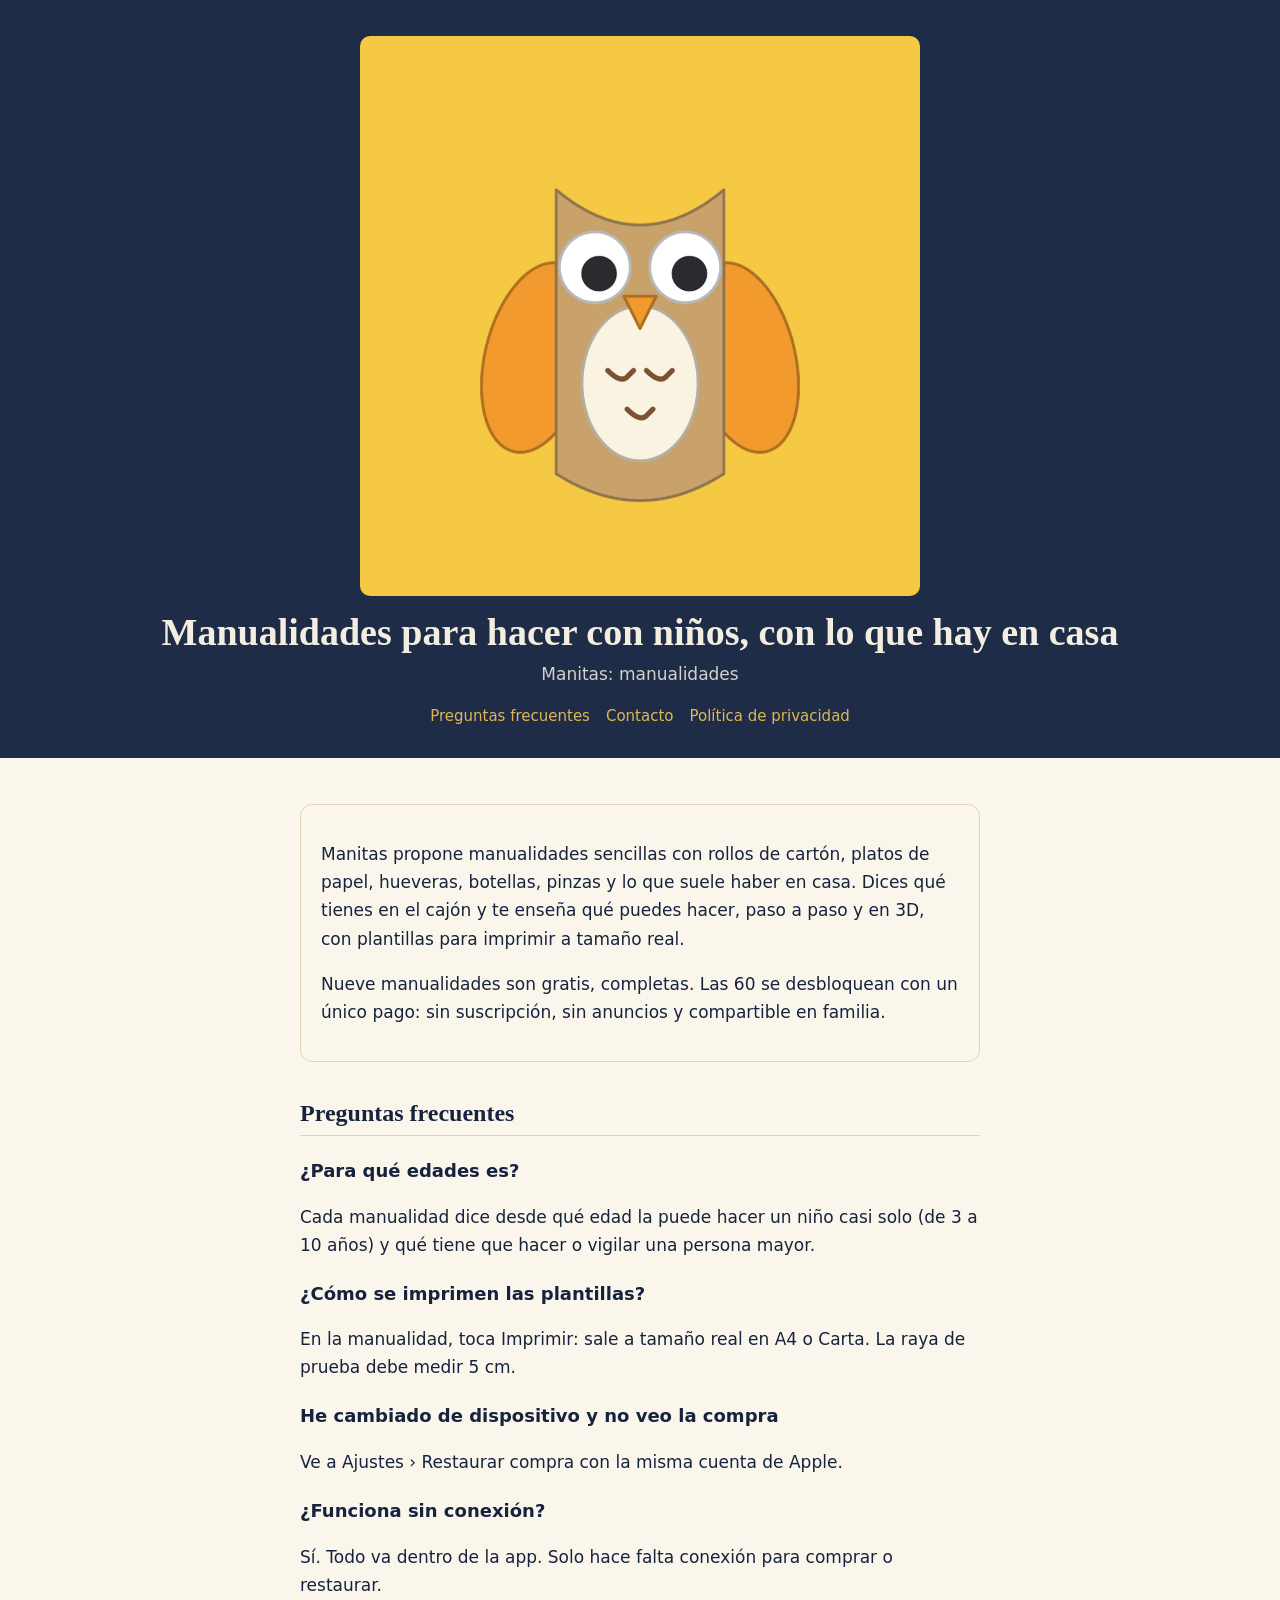
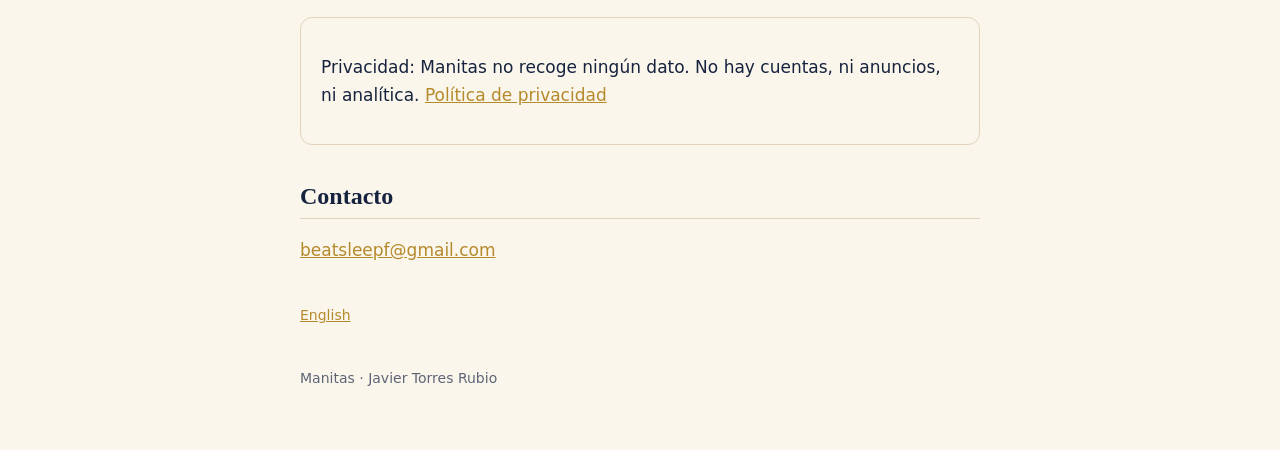
<file: index.html>
<!doctype html>
<html lang="es">
<head>
<meta charset="utf-8">
<meta name="viewport" content="width=device-width, initial-scale=1, viewport-fit=cover">
<title>Manitas: manualidades · Contacto</title>
<meta name="description" content="Manualidades para hacer con niños, con lo que hay en casa">
<link rel="canonical" href="https://javi7899.github.io/manitas-web/">
<link rel="alternate" hreflang="es" href="https://javi7899.github.io/manitas-web/">
<link rel="alternate" hreflang="en" href="https://javi7899.github.io/manitas-web/en/">
<link rel="icon" href="icon.png">
<link rel="stylesheet" href="estilo.css">
</head>
<body>
<header>
  <img src="icon.png" alt="Manitas">
  <h1>Manualidades para hacer con niños, con lo que hay en casa</h1>
  <p>Manitas: manualidades</p>
  <nav><a href="#faq">Preguntas frecuentes</a> <a href="#contact">Contacto</a> <a href="privacidad.html">Política de privacidad</a></nav>
</header>
<main>
  <div class="card"><p>Manitas propone manualidades sencillas con rollos de cartón, platos de papel, hueveras, botellas, pinzas y lo que suele haber en casa. Dices qué tienes en el cajón y te enseña qué puedes hacer, paso a paso y en 3D, con plantillas para imprimir a tamaño real.</p><p>Nueve manualidades son gratis, completas. Las 60 se desbloquean con un único pago: sin suscripción, sin anuncios y compartible en familia.</p></div>
  <h2 id="faq">Preguntas frecuentes</h2>
<h3>¿Para qué edades es?</h3>
<p>Cada manualidad dice desde qué edad la puede hacer un niño casi solo (de 3 a 10 años) y qué tiene que hacer o vigilar una persona mayor.</p>
<h3>¿Cómo se imprimen las plantillas?</h3>
<p>En la manualidad, toca Imprimir: sale a tamaño real en A4 o Carta. La raya de prueba debe medir 5 cm.</p>
<h3>He cambiado de dispositivo y no veo la compra</h3>
<p>Ve a Ajustes › Restaurar compra con la misma cuenta de Apple.</p>
<h3>¿Funciona sin conexión?</h3>
<p>Sí. Todo va dentro de la app. Solo hace falta conexión para comprar o restaurar.</p>
  <div class="card"><p>Privacidad: Manitas no recoge ningún dato. No hay cuentas, ni anuncios, ni analítica. <a href="privacidad.html">Política de privacidad</a></p></div>
  <h2 id="contact">Contacto</h2>
  <p><span data-correo><noscript>beatsleepf (arroba) gmail.com</noscript></span></p>
  <p class="langs"><a href="en/" hreflang="en" lang="en">English</a></p>
  <footer>Manitas · Javier Torres Rubio</footer>
</main>
<script src="contacto.js"></script>
</body>
</html>
</file>
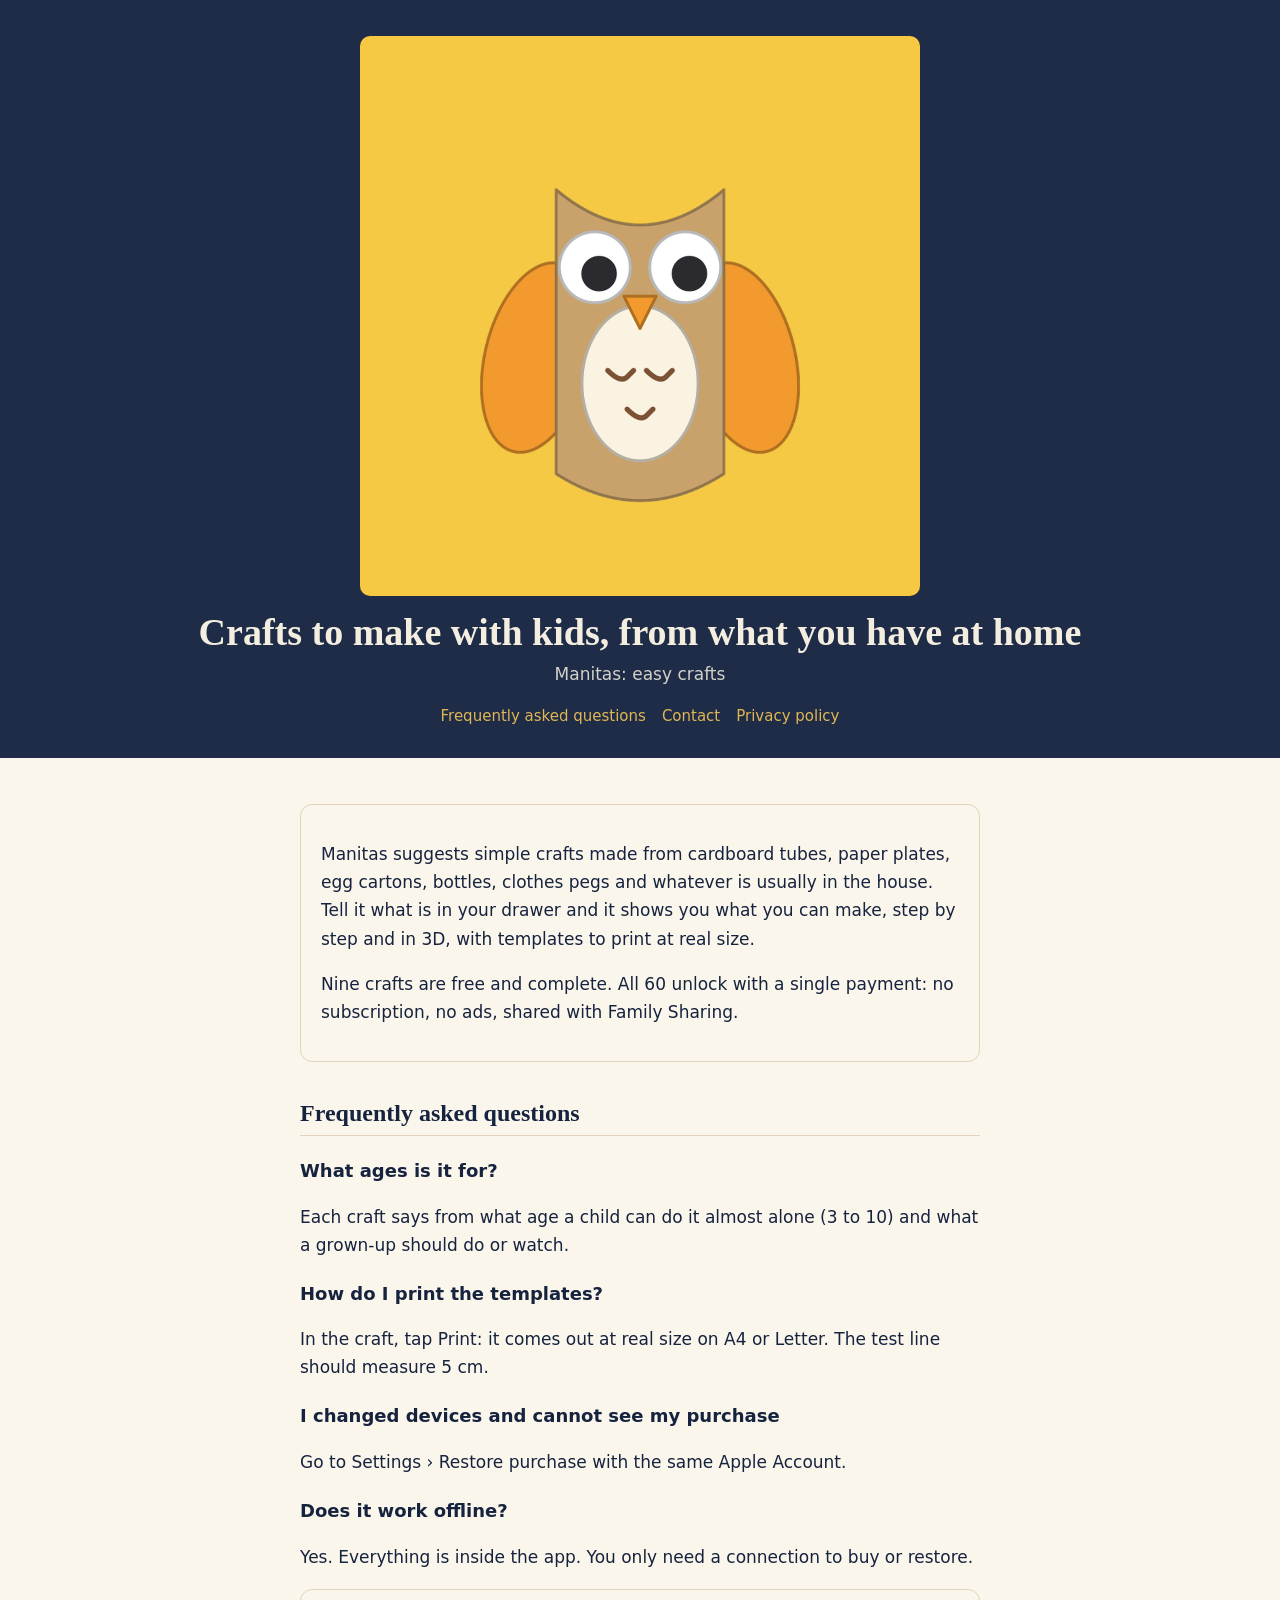
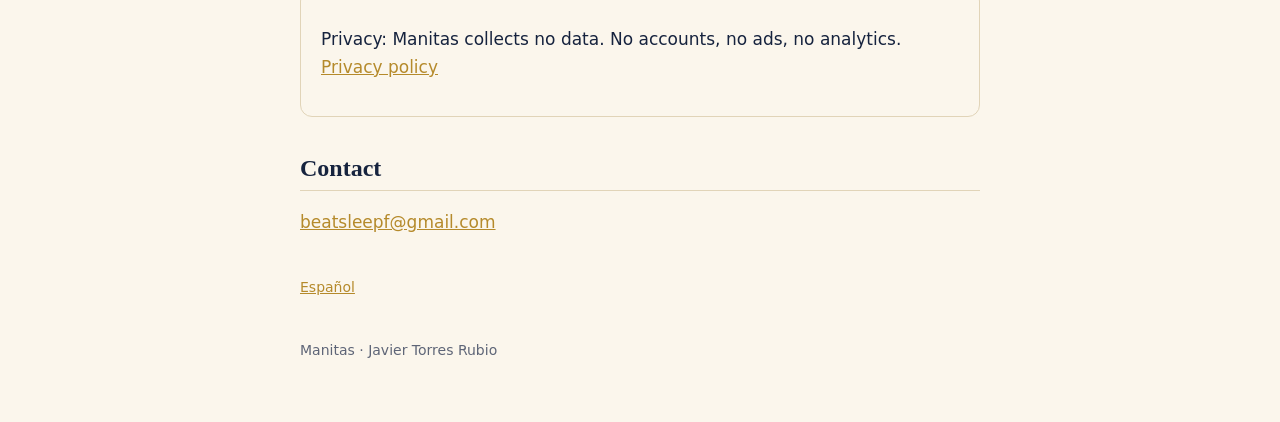
<file: en/index.html>
<!doctype html>
<html lang="en">
<head>
<meta charset="utf-8">
<meta name="viewport" content="width=device-width, initial-scale=1, viewport-fit=cover">
<title>Manitas: easy crafts · Contact</title>
<meta name="description" content="Crafts to make with kids, from what you have at home">
<link rel="canonical" href="https://javi7899.github.io/manitas-web/en/">
<link rel="alternate" hreflang="es" href="https://javi7899.github.io/manitas-web/">
<link rel="alternate" hreflang="en" href="https://javi7899.github.io/manitas-web/en/">
<link rel="icon" href="../icon.png">
<link rel="stylesheet" href="../estilo.css">
</head>
<body>
<header>
  <img src="../icon.png" alt="Manitas">
  <h1>Crafts to make with kids, from what you have at home</h1>
  <p>Manitas: easy crafts</p>
  <nav><a href="#faq">Frequently asked questions</a> <a href="#contact">Contact</a> <a href="privacy.html">Privacy policy</a></nav>
</header>
<main>
  <div class="card"><p>Manitas suggests simple crafts made from cardboard tubes, paper plates, egg cartons, bottles, clothes pegs and whatever is usually in the house. Tell it what is in your drawer and it shows you what you can make, step by step and in 3D, with templates to print at real size.</p><p>Nine crafts are free and complete. All 60 unlock with a single payment: no subscription, no ads, shared with Family Sharing.</p></div>
  <h2 id="faq">Frequently asked questions</h2>
<h3>What ages is it for?</h3>
<p>Each craft says from what age a child can do it almost alone (3 to 10) and what a grown-up should do or watch.</p>
<h3>How do I print the templates?</h3>
<p>In the craft, tap Print: it comes out at real size on A4 or Letter. The test line should measure 5 cm.</p>
<h3>I changed devices and cannot see my purchase</h3>
<p>Go to Settings › Restore purchase with the same Apple Account.</p>
<h3>Does it work offline?</h3>
<p>Yes. Everything is inside the app. You only need a connection to buy or restore.</p>
  <div class="card"><p>Privacy: Manitas collects no data. No accounts, no ads, no analytics. <a href="privacy.html">Privacy policy</a></p></div>
  <h2 id="contact">Contact</h2>
  <p><span data-correo><noscript>beatsleepf (arroba) gmail.com</noscript></span></p>
  <p class="langs"><a href="../" hreflang="es" lang="es">Español</a></p>
  <footer>Manitas · Javier Torres Rubio</footer>
</main>
<script src="../contacto.js"></script>
</body>
</html>
</file>
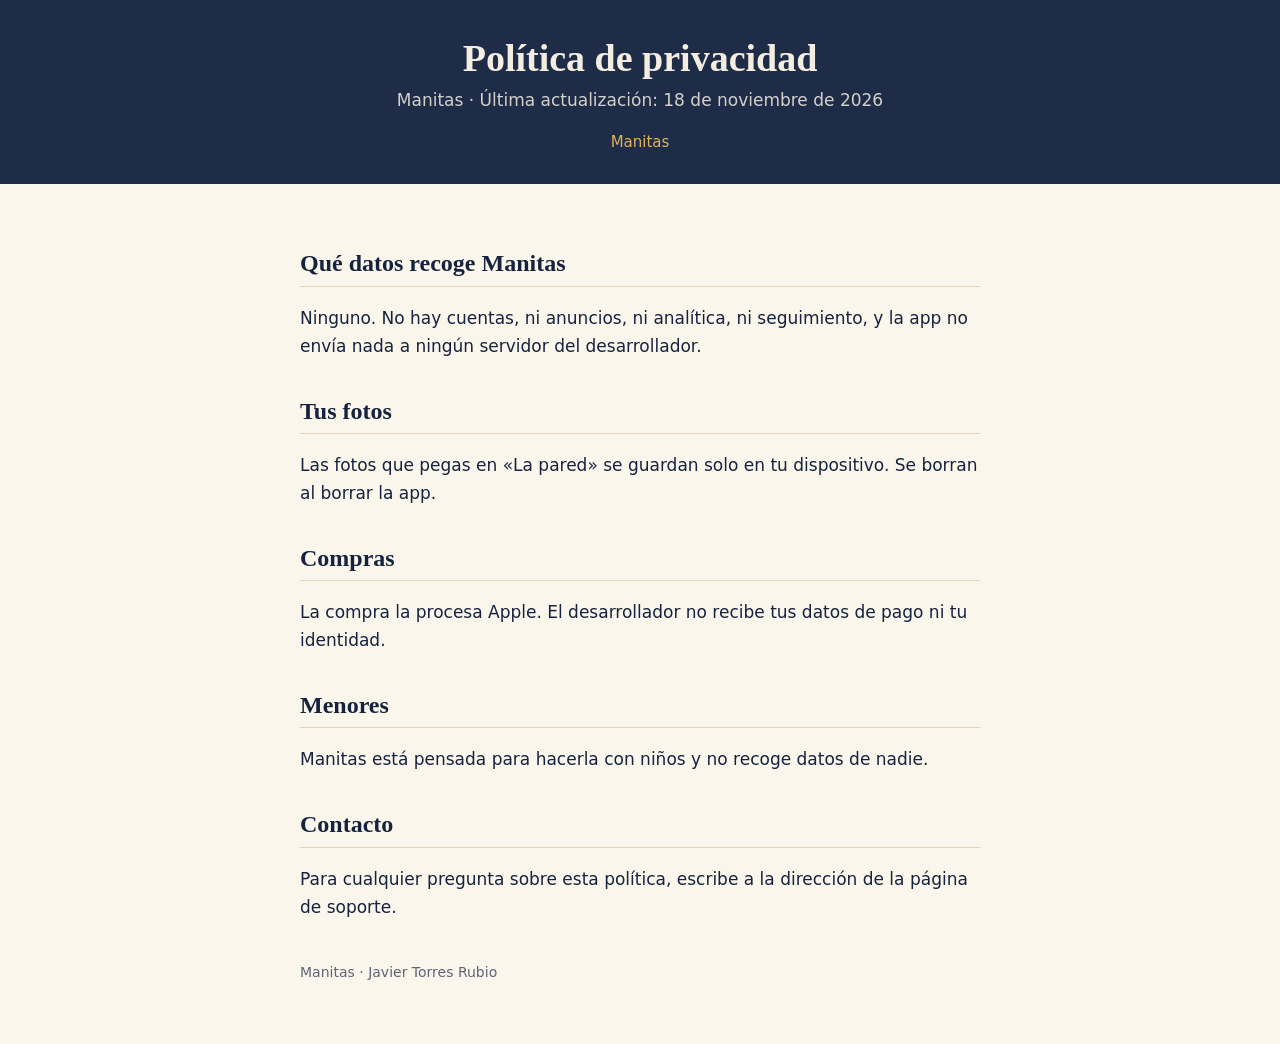
<file: privacidad.html>
<!doctype html>
<html lang="es">
<head><meta charset="utf-8"><meta name="viewport" content="width=device-width, initial-scale=1">
<title>Manitas · Política de privacidad</title><link rel="icon" href="icon.png"><link rel="stylesheet" href="estilo.css"></head>
<body>
<header><h1>Política de privacidad</h1><p>Manitas · Última actualización: 18 de noviembre de 2026</p><nav><a href="index.html">Manitas</a></nav></header>
<main>
<h2>Qué datos recoge Manitas</h2>
<p>Ninguno. No hay cuentas, ni anuncios, ni analítica, ni seguimiento, y la app no envía nada a ningún servidor del desarrollador.</p>
<h2>Tus fotos</h2>
<p>Las fotos que pegas en «La pared» se guardan solo en tu dispositivo. Se borran al borrar la app.</p>
<h2>Compras</h2>
<p>La compra la procesa Apple. El desarrollador no recibe tus datos de pago ni tu identidad.</p>
<h2>Menores</h2>
<p>Manitas está pensada para hacerla con niños y no recoge datos de nadie.</p>
<h2>Contacto</h2>
<p>Para cualquier pregunta sobre esta política, escribe a la dirección de la página de soporte.</p>
<footer>Manitas · Javier Torres Rubio</footer>
</main>
</body>
</html>
</file>
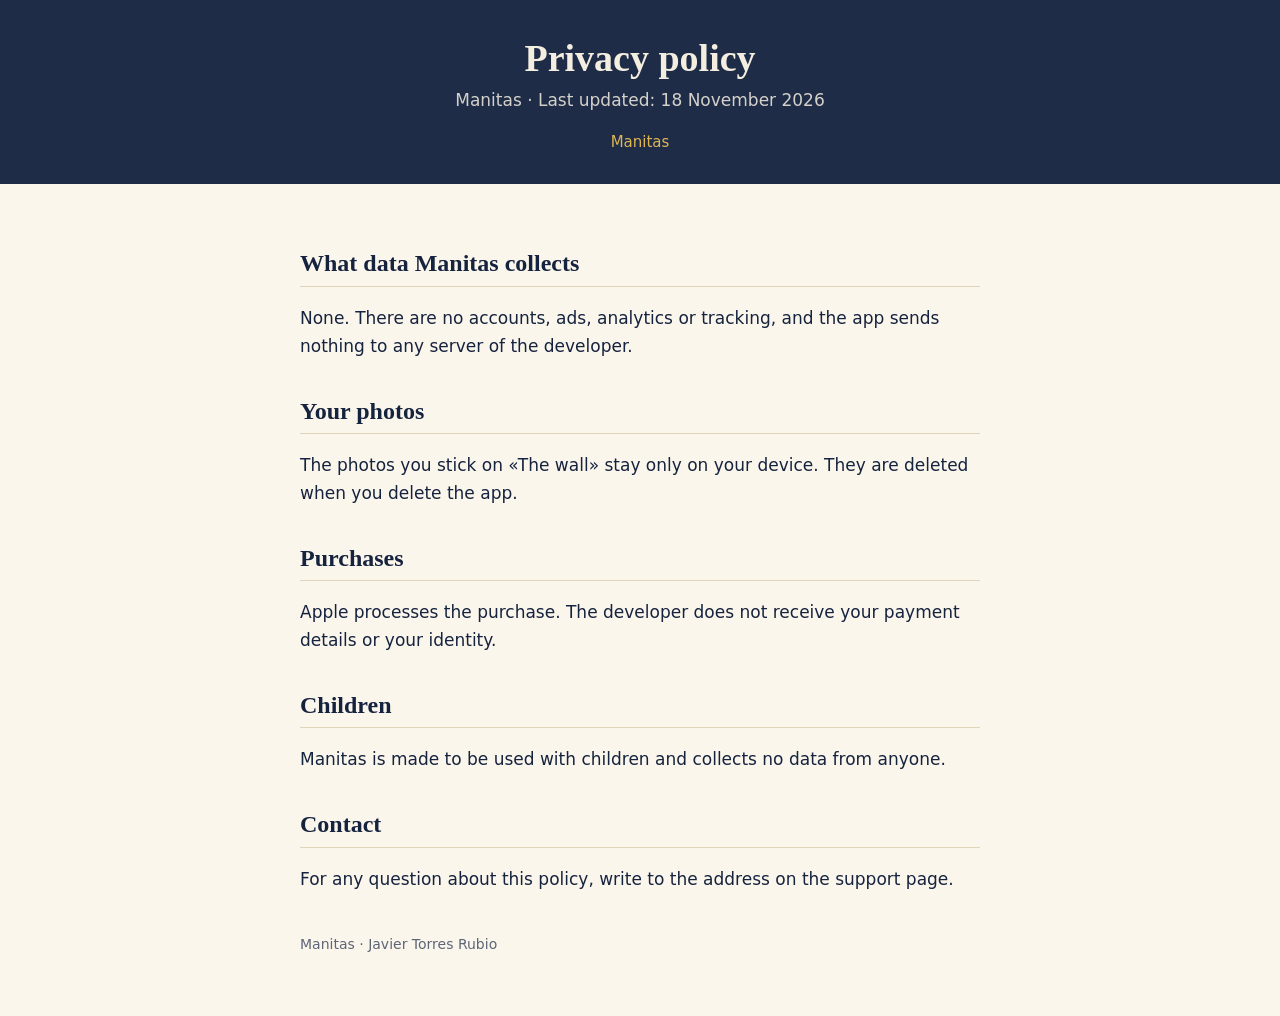
<file: en/privacy.html>
<!doctype html>
<html lang="en">
<head><meta charset="utf-8"><meta name="viewport" content="width=device-width, initial-scale=1">
<title>Manitas · Privacy policy</title><link rel="icon" href="../icon.png"><link rel="stylesheet" href="../estilo.css"></head>
<body>
<header><h1>Privacy policy</h1><p>Manitas · Last updated: 18 November 2026</p><nav><a href="index.html">Manitas</a></nav></header>
<main>
<h2>What data Manitas collects</h2>
<p>None. There are no accounts, ads, analytics or tracking, and the app sends nothing to any server of the developer.</p>
<h2>Your photos</h2>
<p>The photos you stick on «The wall» stay only on your device. They are deleted when you delete the app.</p>
<h2>Purchases</h2>
<p>Apple processes the purchase. The developer does not receive your payment details or your identity.</p>
<h2>Children</h2>
<p>Manitas is made to be used with children and collects no data from anyone.</p>
<h2>Contact</h2>
<p>For any question about this policy, write to the address on the support page.</p>
<footer>Manitas · Javier Torres Rubio</footer>
</main>
</body>
</html>
</file>
<file: estilo.css>
/* Ductus: mesa azul de Prusia, papel de algodón, guías sepia y pan de oro. */
:root{--desk:#1E2C47;--paper:#FBF6EC;--ink:#16233E;--sub:#5E6577;--rule:#E1D4B8;--gold:#B58A2B}
@media (prefers-color-scheme:dark){:root{--paper:#1A2030;--ink:#EFE6D2;--sub:#A6A08F;--rule:#323A4C;--gold:#E0B654}}
*{box-sizing:border-box}body{margin:0;background:var(--paper);color:var(--ink);font:17px/1.65 -apple-system,"SF Pro Text",system-ui,sans-serif;-webkit-font-smoothing:antialiased}
/* Nada de backdrop-filter en la cabecera: oscurece la página de debajo. */
header{background:var(--desk);color:#F4EEE1;padding:36px 20px 30px;text-align:center}
header img{max-width:min(560px,92vw);height:auto;display:block;margin:0 auto 14px;border-radius:10px}
header h1{margin:0 0 4px;font:600 clamp(26px,6vw,38px)/1.2 "New York",ui-serif,Georgia,serif}
header p{margin:0;opacity:.85}
nav{margin-top:16px;display:flex;flex-wrap:wrap;gap:8px 16px;justify-content:center;font-size:15px}
nav a{color:#E0B654;text-decoration:none}nav a:hover{text-decoration:underline}
main{max-width:720px;margin:0 auto;padding:28px 20px 60px}
h2{font:600 24px/1.3 "New York",ui-serif,Georgia,serif;margin:36px 0 8px;border-bottom:1px solid var(--rule);padding-bottom:6px}
h3{font-size:18px;margin:20px 0 4px}a{color:var(--gold)}
.card{border:1px solid var(--rule);border-radius:12px;padding:18px 20px;margin:18px 0}
.store{display:inline-block;margin-top:8px;padding:10px 18px;border-radius:999px;background:var(--gold);color:#fff;text-decoration:none;font-weight:600}
.langs{font-size:14px;color:var(--sub);margin-top:40px}.langs a{margin-right:10px}
footer{margin-top:40px;color:var(--sub);font-size:14px}
</file>
